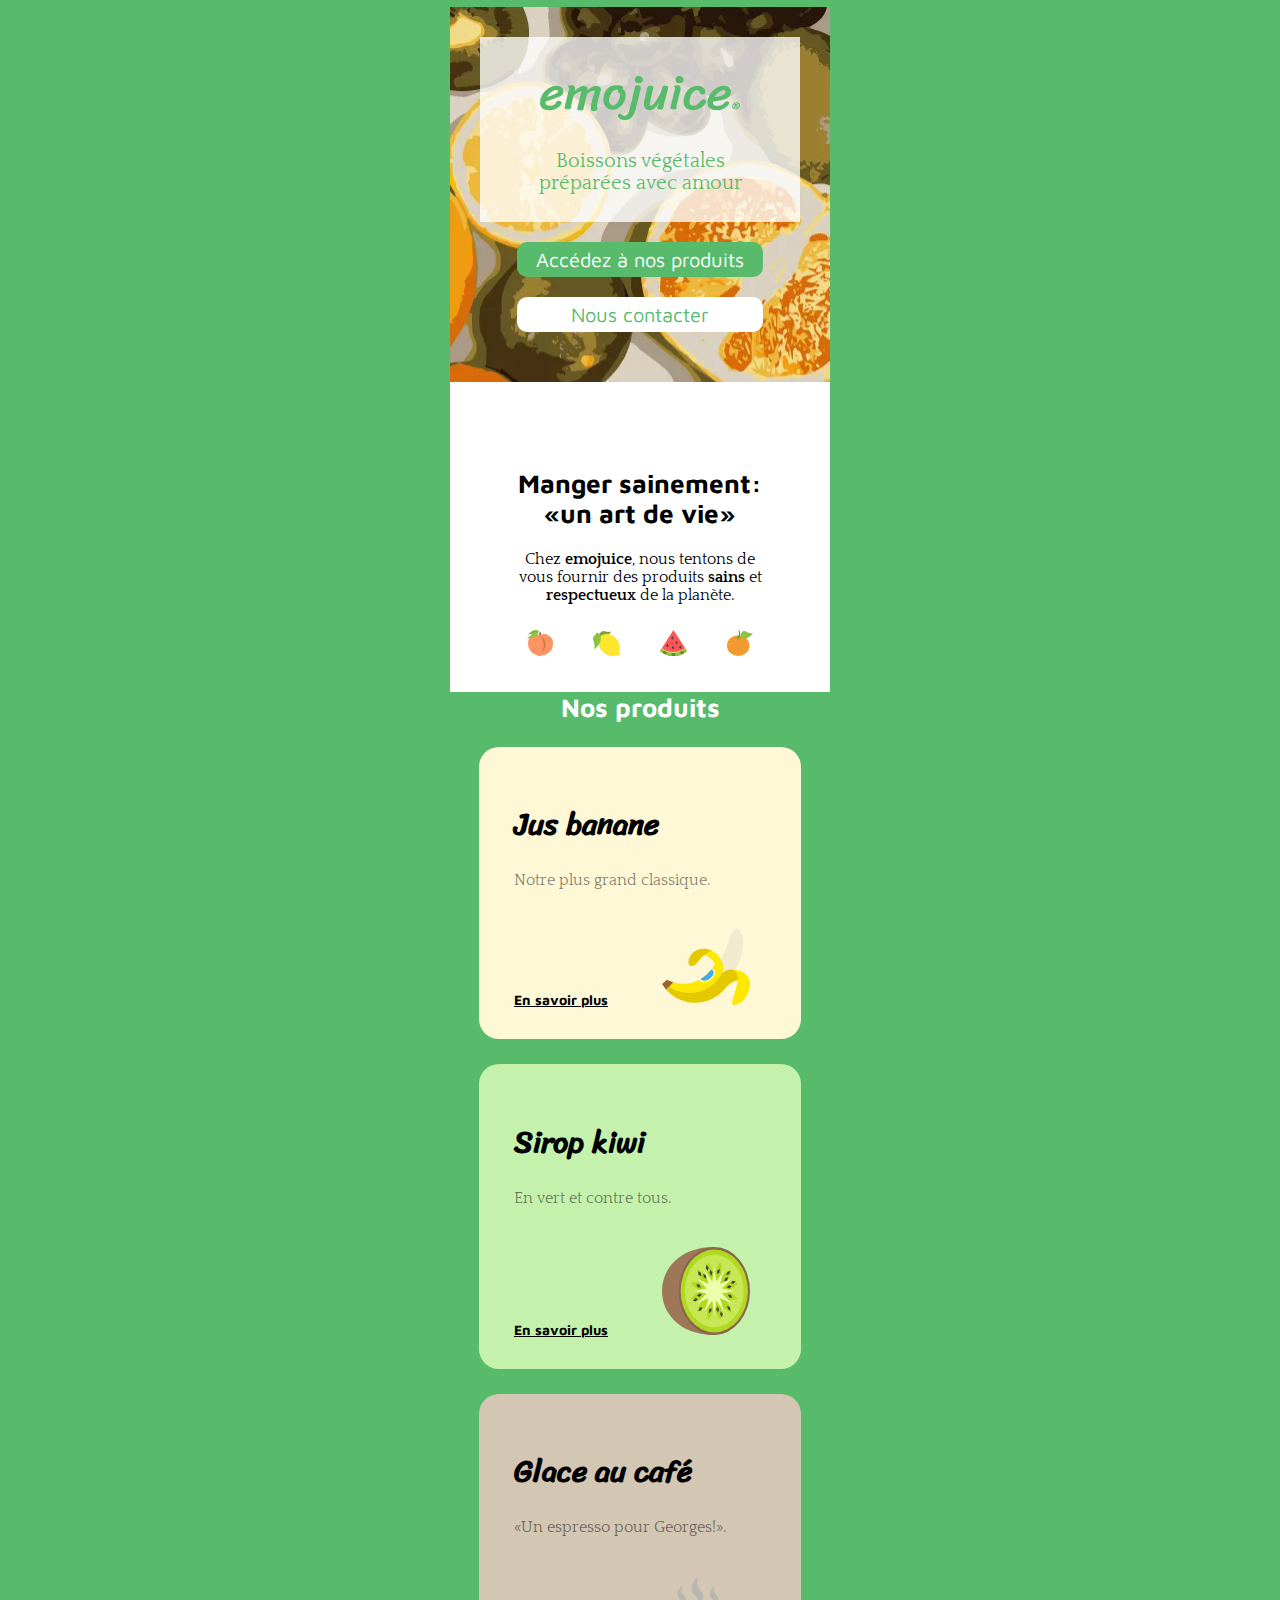
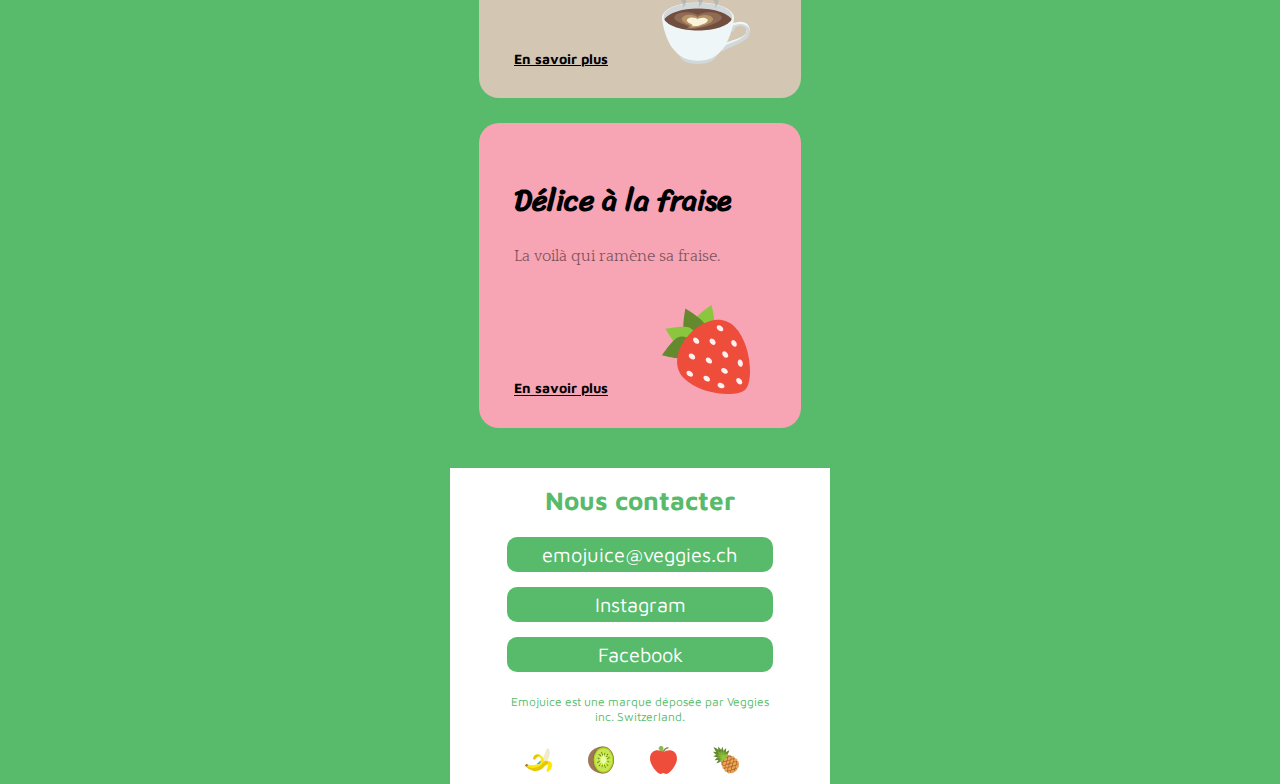
<file: index.html>
<!DOCTYPE html>
<html>
  <head>
    <meta charset="UTF-8" />
    <meta name="viewport" content="width=device-width, initial-scale=1.0" />
    <title>emojuice</title>
    <link rel="stylesheet" href="css/styles.css"/>
    <link rel="preconnect" href="https://fonts.googleapis.com">
<link rel="preconnect" href="https://fonts.gstatic.com" crossorigin>
<link href="https://fonts.googleapis.com/css2?family=Maven+Pro:wght@400;700&family=Quattrocento:wght@400;700&family=Sriracha&display=swap" rel="stylesheet">
  </head>
  <body>
    <header class="container">
      <div class="header-box">
        <h1>
          <img src="img/logo.svg">
        </h1>
        <p>
          Boissons végétales préparées avec amour
        </p>
      </div>
      <a href="#product" class="button">Accédez à nos produits</a>
      <a href="#contact" class="button button-light">Nous contacter</a>
    </header>
    <div class="container introduction">
      <h2>
        Manger sainement:
        «un art de vie»
      </h2>
      <p>
        Chez <strong>emojuice</strong>, nous tentons de vous fournir 
        des produits <strong>sains</strong> et <strong>respectueux</strong> de la planète.
      </p>
      <img class="fruit-decoration" src="img/peche.svg">
      <img class="fruit-decoration" src="img/citron.svg">
      <img class="fruit-decoration" src="img/pasteque.svg">
      <img class="fruit-decoration" src="img/orange.svg">
    </div>
    <div class="product-section">
      <h2 id="product">
        Nos produits
      </h2>
      <article class="article-banana card">
        <h1>Jus banane</h1>
        <p>Notre plus grand classique.</p>
        <a href="kiwi.html">En savoir plus</a>
        <img src="img/banane.svg">
      </article>
      <article class="article-kiwi card">
        <h1>Sirop kiwi</h1>
        <p>En vert et contre tous.</p>
        <a href="kiwi.html">En savoir plus</a>
        <img src="img/kiwi.svg">
      </article>
      <article class="article-cofee card">
        <h1>Glace au café</h1>
        <p>«Un espresso pour Georges!».</p>
        <a href="kiwi.html">En savoir plus</a>
        <img src="img/cafee.svg">
      </article>
      <article class="article-strawberry card">
        <h1>Délice à la fraise</h1>
        <p>La voilà qui ramène sa fraise.</p>
        <a href="kiwi.html">En savoir plus</a>
        <img src="img/fraise.svg">
      </article>
    </div>
    <footer class="container">
      <h1 id="contact">
        Nous contacter
      </h1>
      <a class="button" href="mailto:emojuice@veggies.ch" target="_blank">emojuice@veggies.ch</a>
      <a class="button" href="https://www.instagram.com/?hl=fr" target="_blank">Instagram</a>
      <a class="button" href="https://fr-fr.facebook.com/" target="_blank">Facebook</a>
      <p>
        Emojuice est une marque déposée par Veggies inc. Switzerland.
      </p>
      <div class="fruit-footer">
        <img class="fruit-decoration" src="img/banane.svg">
        <img class="fruit-decoration" src="img/kiwi.svg">
        <img class="fruit-decoration" src="img/pomme.svg">
        <img class="fruit-decoration" src="img/ananas.svg">
      </div>
    </footer>
  </body>
</html>
</file>
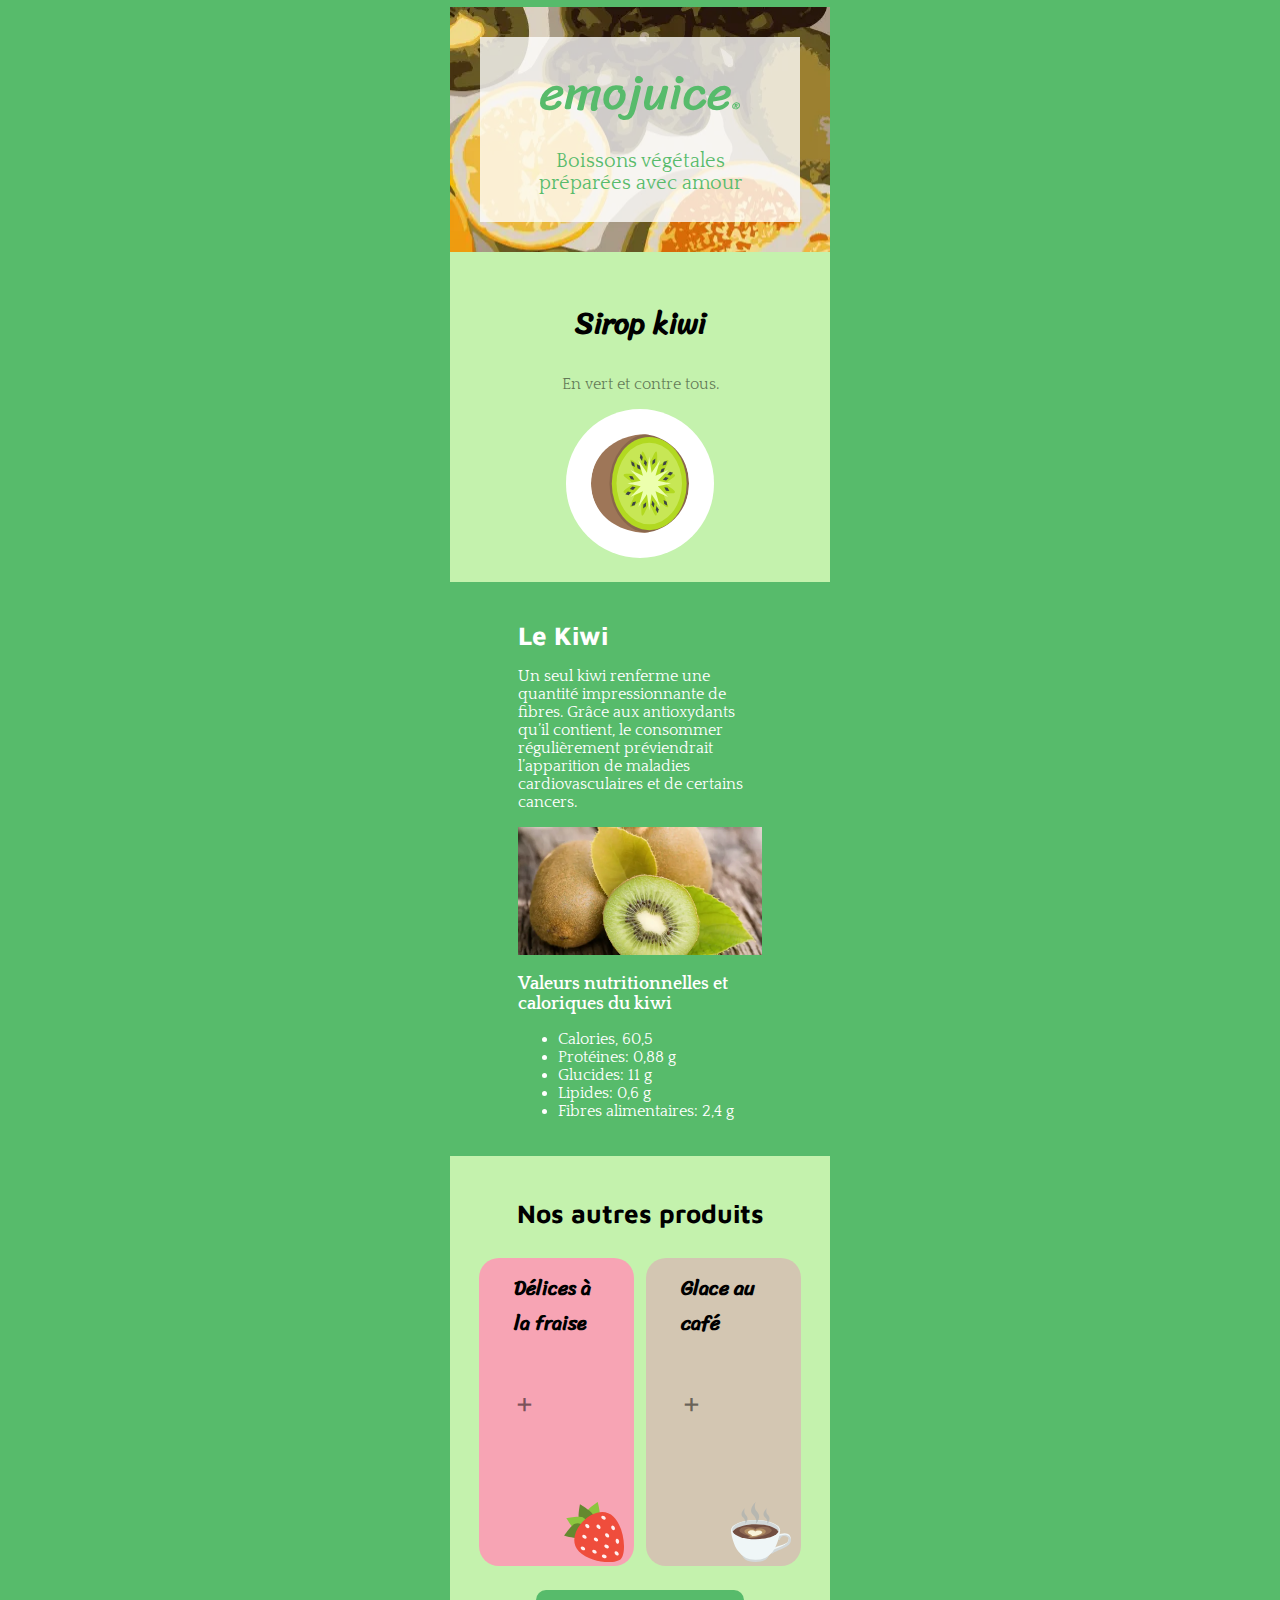
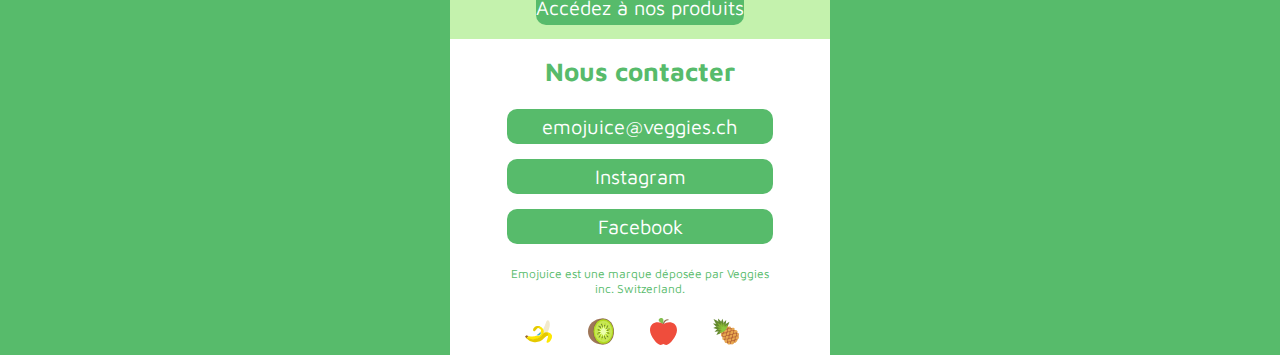
<file: kiwi.html>
<!DOCTYPE html>
<html>
  <head>
    <meta charset="UTF-8" />
    <meta name="viewport" content="width=device-width, initial-scale=1.0" />
    <title>kiwi-emojuice</title>
    <link rel="stylesheet" href="css/styles.css"/>
    <link href="https://fonts.googleapis.com/css2?family=Maven+Pro:wght@400;700&family=Quattrocento:wght@400;700&family=Sriracha&display=swap" rel="stylesheet">
  </head>
  <body>
    <header class="container">
      <div class="header-box">
        <h1>
          <img src="img/logo.svg">
        </h1>
        <p>
          Boissons végétales préparées avec amour
        </p>
      </div>
    </header>
    <div class="kiwi-quote">
      <h2>
        Sirop kiwi
      </h2>
      <p>
        En vert et contre tous.
      </p>
      <img src="img/kiwi.svg">
    </div>
    
    <article class="kiwi-information">
      <h1>
        Le Kiwi
      </h1>
      <p>
        Un seul kiwi renferme une quantité impressionnante de fibres. 
        Grâce aux antioxydants qu’il contient, le consommer régulièrement 
        préviendrait l’apparition de maladies cardiovasculaires et de 
        certains cancers.  
      </p>
      <img src="img/kiwi-coupe.webp">
      <h2>
        Valeurs nutritionnelles et caloriques du kiwi
      </h2>
      <ul>
        <li>
          Calories, 60,5
        </li>
        <li>
          Protéines: 0,88 g
        </li>
        <li>
          Glucides: 11 g
        </li>
        <li>
          Lipides: 0,6 g
        </li>
        <li>
          Fibres alimentaires: 2,4 g
        </li>
      </ul>
    </article>

    <div class="other-product">
      <h2>
        Nos autres produits
      </h2>
      <div class="card-container">
        <article class="strawberry-card">
          <h1>
            Délices à la fraise
          </h1>
          <p>
            +
          </p>
          <img src="img/fraise.svg">
        </article>
        <article class="cofee-card">
          <h1>
            Glace au café
          </h1>
          <p>
            +
          </p>
          <img src="img/cafee.svg">
        </article>
      </div>
      <a href="index.html" class="button">
        Accédez à nos produits
      </a>
    </div>
    <footer class="container">
      <h1 id="contact">
        Nous contacter
      </h1>
      <a class="button" href="mailto:emojuice@veggies.ch" target="_blank">emojuice@veggies.ch</a>
      <a class="button" href="https://www.instagram.com/?hl=fr" target="_blank">Instagram</a>
      <a class="button" href="https://fr-fr.facebook.com/" target="_blank">Facebook</a>
      <p>
        Emojuice est une marque déposée par Veggies inc. Switzerland.
      </p>
      <div class="fruit-footer">
        <img class="fruit-decoration" src="img/banane.svg">
        <img class="fruit-decoration" src="img/kiwi.svg">
        <img class="fruit-decoration" src="img/pomme.svg">
        <img class="fruit-decoration" src="img/ananas.svg">
      </div>
    </footer>
  </body>
</html>
</file>
<file: css/styles.css>
/* font-family: 'Maven Pro', sans-serif;
font-family: 'Quattrocento', serif;
font-family: 'Sriracha', cursive; */

html {
  scroll-behavior: smooth;
  background:#57BB6B;
}

body {
  max-width: 380px;
  margin: auto;
  background:white;
}

/* index.html */

header {
  margin: 7px 0 0 0;
  padding: 30px;
  background-image: url(../img/fruits.webp);
  text-align: center;
  color: #57BB6B;
}

header div img {
  padding: 10px 0 0 0;
  width: 62.5%;
}

.header-box {
  background: rgba(255, 255, 255, 0.781);
  padding: 8px 0 ;
}

header a {
  margin: 0 68px;
  background: #57BB6B;
  color: white;
  display: flex;
  flex-direction: column;
}

header p {
  padding: 0 30px;
  font-family: 'Quattrocento', serif;
  font-size: 20px;
}

header .container {
  display: flex;
  flex-direction: column;
  
}

.button {
  background: #57BB6B;
  margin: 20px 37px;
  padding: 6px 0;
  border-radius: 10px;
  font-family: 'Maven Pro', sans-serif;
  font-size: 20px;
  color: white;
  text-decoration: none;
}

.button-light {
  background: white;
  color: #57BB6B;
}

.introduction {
  padding: 65px 57px 0;
}

.introduction .containe {
  display: flex;
}

.fruit-decoration {
  margin: 10px 18px;
  width: 10%;
} 

.introduction h2 {
  font-family: 'Maven Pro', sans-serif;
  font-size: 26px;
}

.introduction p {
  font-family: 'Quattrocento', serif;
  font-size: 16px;
}

.product-section {
  background: #57BB6B;
  padding: 0 0 15px 0;
}

.product-section h2 {
  font-family: 'Maven Pro', sans-serif;
  font-size: 26px;
  color: white;
}

.product-section h1 {
  font-family: 'Sriracha', cursive; 
  font-size: 30px;
  font-weight: bold;
  color: black;
}

.product-section p {
  margin: 0;
  font-family: 'Quattrocento', serif; 
  font-size: 16px;
  color: rgba(0, 0, 0, 0.5);
}

.product-section a {
  margin: 0;
  font-family: 'Maven Pro', sans-serif; 
  font-size: 14px;
  font-weight: 700;
  color: black;
}

.card {
  margin: 10px 0;
}

.product-section .article-banana {
  background: #FFF8D7;
  margin: 25px 29px;
  padding: 30px 35px;
  border-radius: 20px;
  text-align: left;
}

.product-section .article-kiwi {
  background: #C4F2AD;
  margin: 25px 29px;
  padding: 30px 35px;
  border-radius: 20px;
  text-align: left;
}

.product-section .article-cofee {
  background: #D3C6B2;
  margin: 25px 29px;
  padding: 30px 35px;
  border-radius: 20px;
  text-align: left;
}

.product-section .article-strawberry {
  background: #F7A4B4;
  margin: 25px 29px;
  padding: 30px 35px;
  border-radius: 20px;
  text-align: left;
}

div {
  text-align: center;
}

div article img {
  margin: 40px 0 0 50px;
  width: 35%;
}

/* kiwi.html and footer */

.kiwi-quote {
  background: #C4F2AD;
  padding: 20px 0;
}

.kiwi-quote h2 {
  font-family: 'Sriracha', cursive; 
  font-size: 30px;
}

.kiwi-quote p {
  font-family: 'Quattrocento', serif; 
  font-size: 16px;
  color: rgba(0, 0, 0, 0.5);
}

.kiwi-quote img {
  background: white;
  padding: 25px;
  border-radius: 80px;
  width: 26%;
}

.kiwi-information {
  background: #57BB6B;
  padding: 20px 68px;
  color: white;
  font-family: 'Quattrocento', serif;
}

.kiwi-information img {
  width: 100%;
}

.kiwi-information h1 {
  font-family: 'Maven Pro', sans-serif;
  font-size: 26px;
}

.kiwi-information h2 {
  font-family: 'Quattrocento', serif;
  font-size: 18px;
  font-weight: 700;
}

.kiwi-information li {
  font-family: 'Quattrocento', serif;
  font-size: 16px;
}

.kiwi-information p {
  font-family: 'Quattrocento', serif;
  font-size: 16px;
}

.other-product {
  background: #C4F2AD;
  padding: 20px 0;
}

.other-product h2 {
  font-family: 'Maven Pro', sans-serif;
  font-size: 26px;
}

.other-product img {
  width: 70%;
}

.card-container {
  display: flex;
  flex-direction: row;
  margin: 30px 29px;
}

.strawberry-card {
  background: #F7A4B4;
  margin: 0 6px 0 0;
  border-radius: 20px;
  text-align: left;
}

.cofee-card {
  background: #D3C6B2;
  margin: 0 0 0 6px;
  border-radius: 20px;
  text-align: left;
}

.strawberry-card,
.cofee-card {
  padding: 0 35px;
}

.strawberry-card h1,
.cofee-card h1 {
  font-family: 'Sriracha', cursive;
  font-size: 20px;
}

.strawberry-card p,
.cofee-card p {
  font-family: 'Maven Pro', sans-serif;
  font-size: 38px;
  color: rgba(0, 0, 0, 0.5);
}

footer {
  margin: 0 57px;
  text-align: center;
  display: flex;
  flex-direction: column;
}

footer h1 {
  font-family: 'Maven Pro', sans-serif;
  font-size: 26px;
  color: #57BB6B;
}

footer p {
  font-family: 'Maven Pro', sans-serif;
  font-size: 12px;
  color: #57BB6B;
}


footer .button {
 margin: 5px 0 10px 0;
}

.fruit-footer {
  display: flex;
  flex-direction: row;
}
</file>
